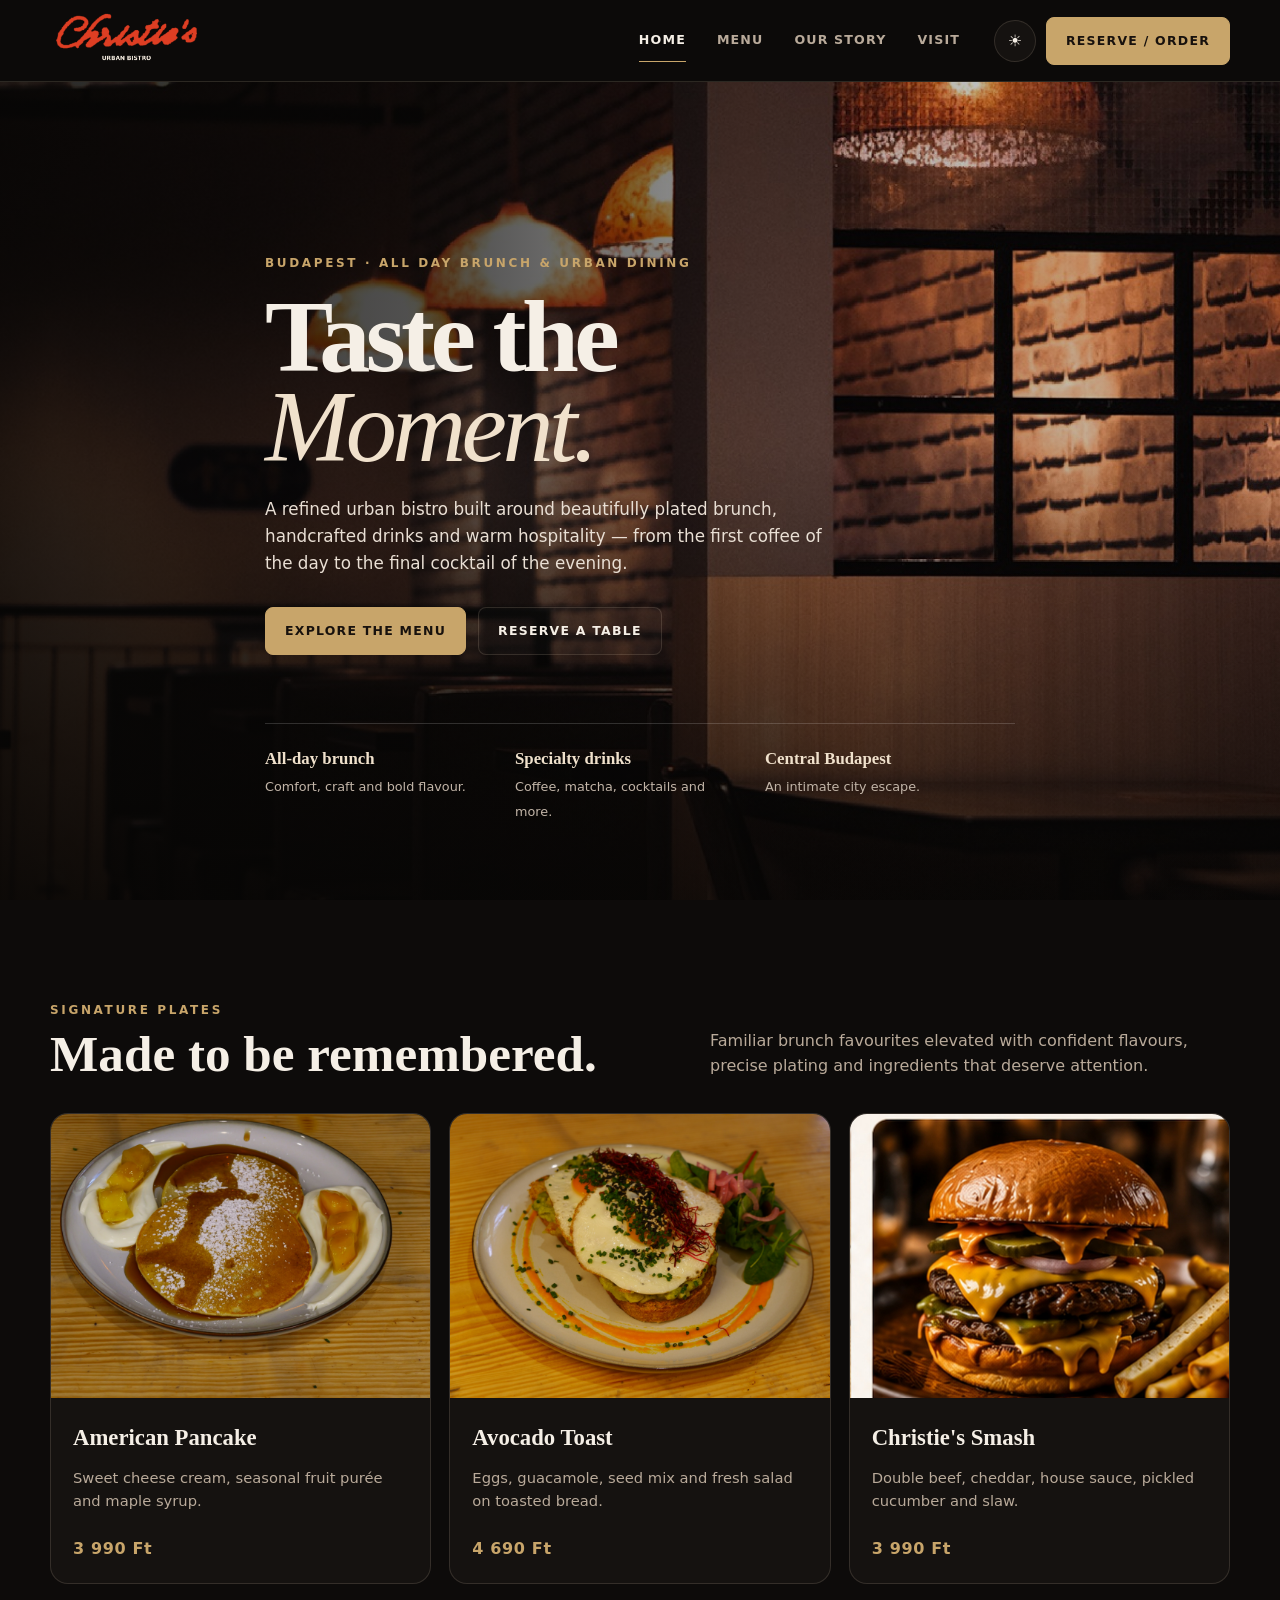
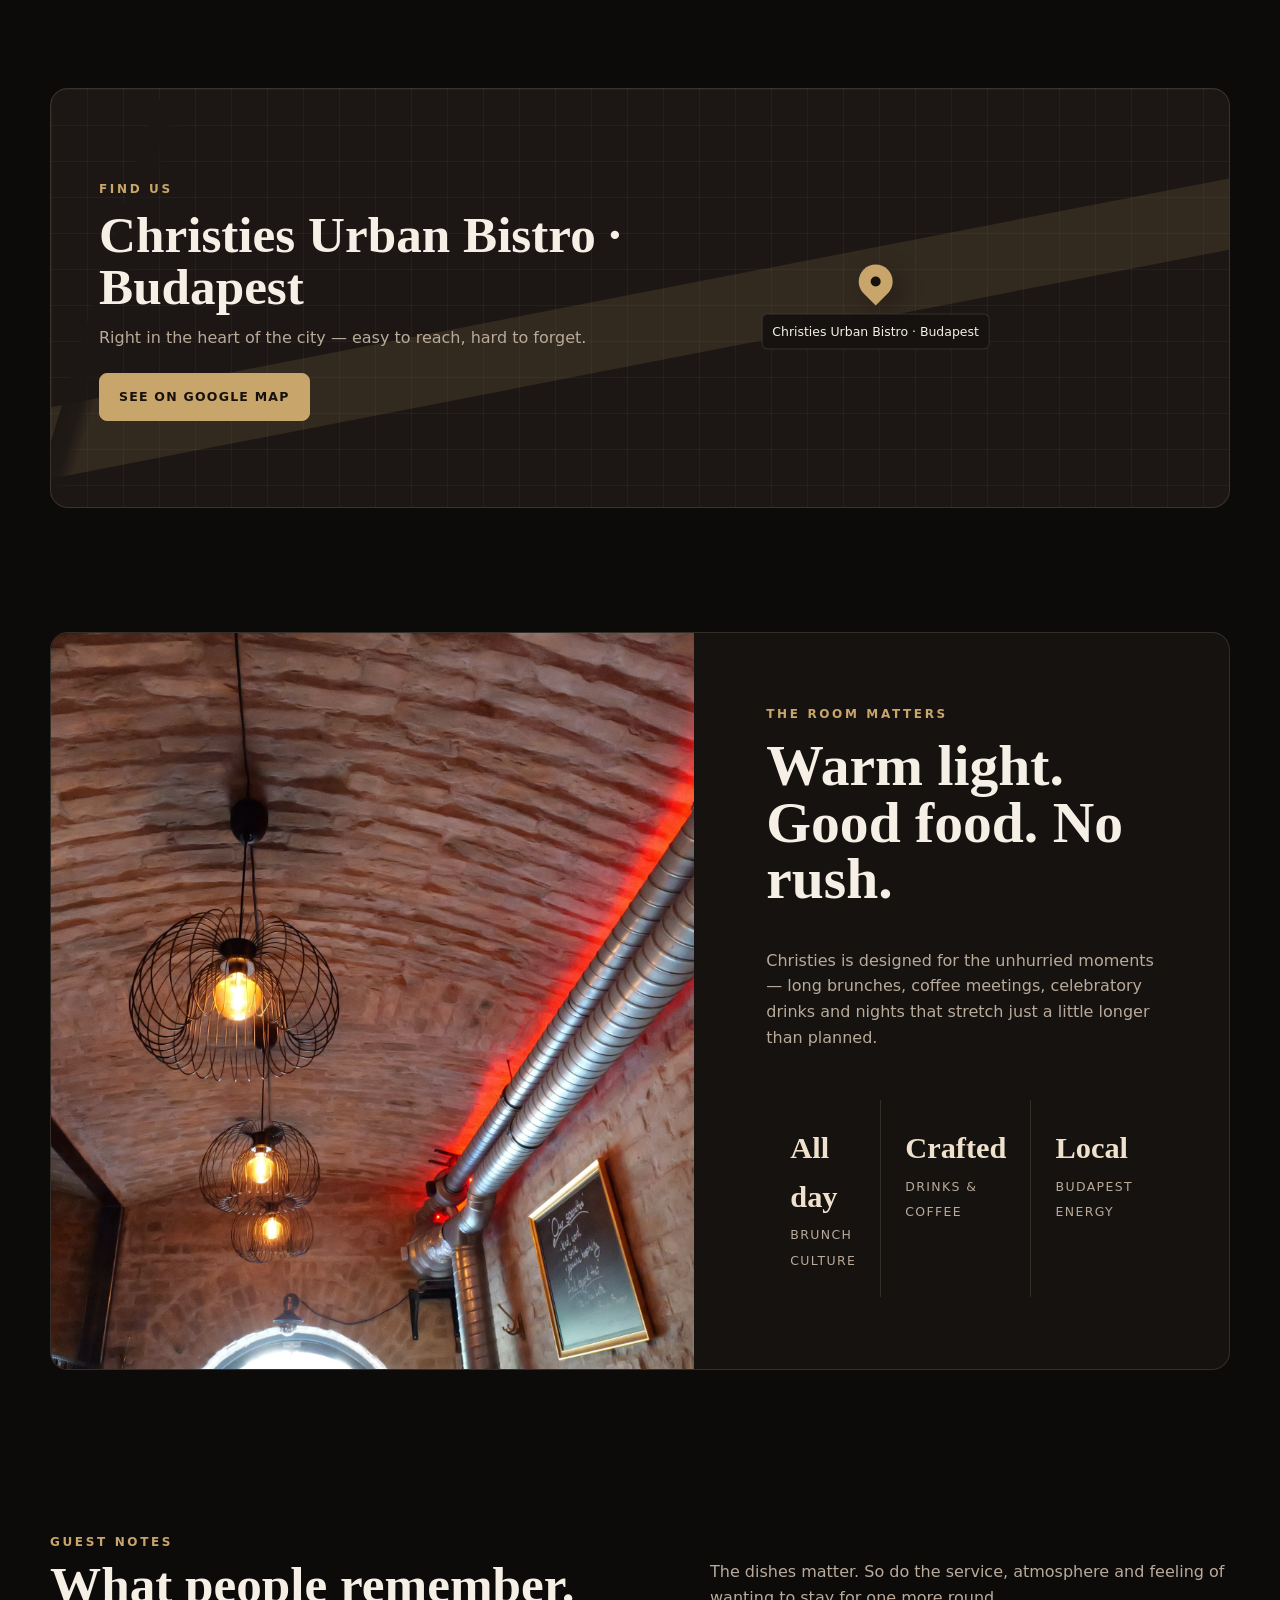
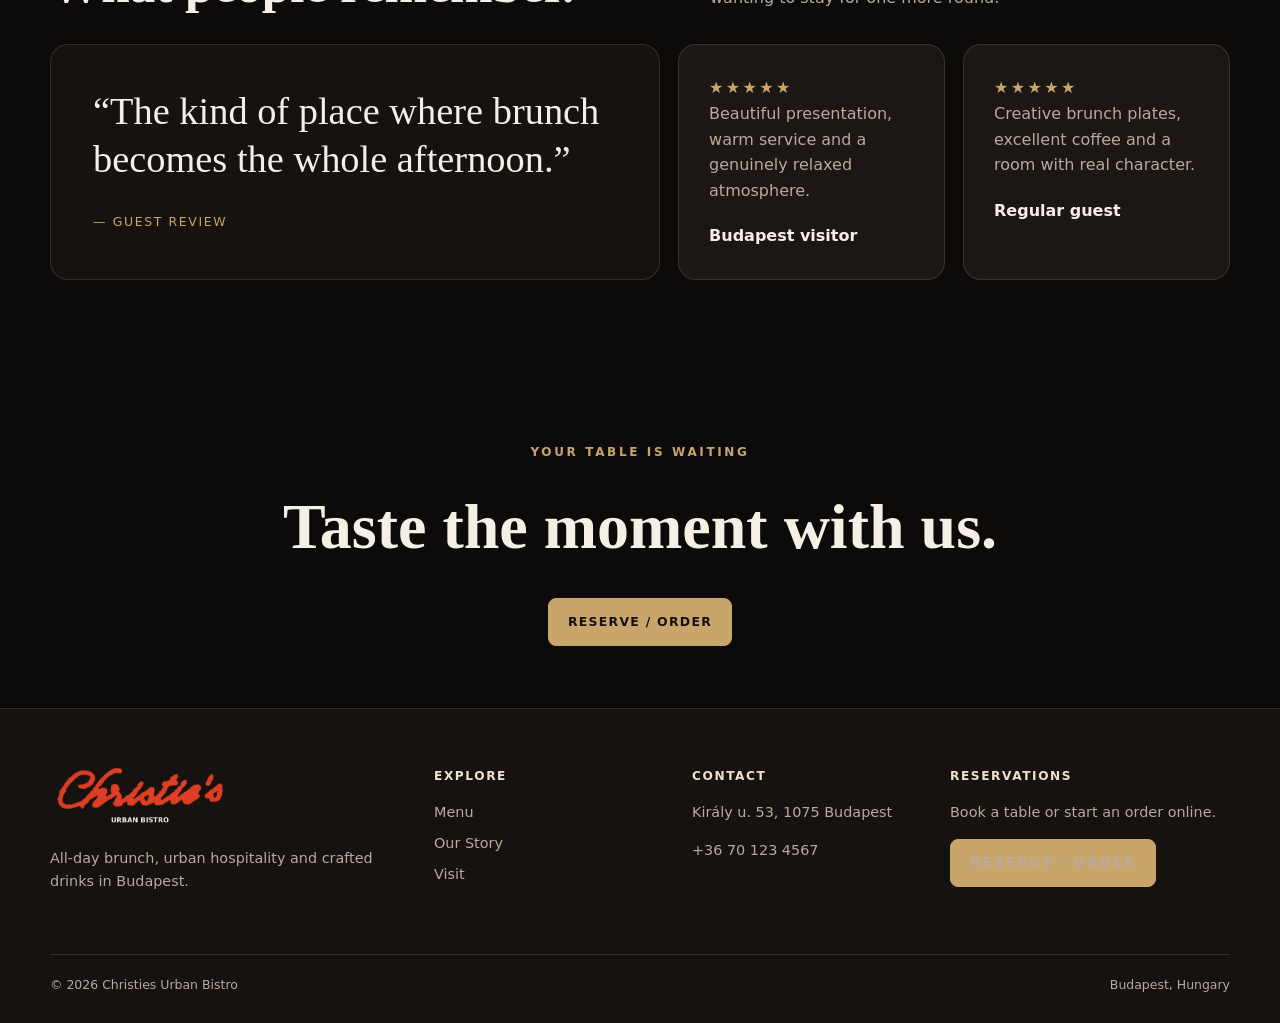
<file: index.html>
<!doctype html><html lang="en" data-theme="dark"><head><meta charset="utf-8"><meta name="viewport" content="width=device-width,initial-scale=1"><title>Christies Urban Bistro — Budapest</title><meta name="description" content="Christies Urban Bistro — all-day brunch, cocktails and urban hospitality in Budapest."><link rel="stylesheet" href="style.css"></head><body>
<header class="site-header"><div class="container header-inner"><a class="brand" href="index.html"><img src="logo.svg" alt="Christies Urban Bistro"></a><nav class="nav"><a class="active" href="index.html">Home</a><a href="menu.html">Menu</a><a href="story.html">Our Story</a><a href="visit.html">Visit</a></nav><div class="header-actions"><button class="theme-toggle" data-theme-toggle aria-label="Switch theme">☀</button><a class="btn btn-primary reserve-nav" href="reserve.html">Reserve / Order</a><button class="menu-toggle" data-menu-toggle aria-label="Open menu">☰</button></div></div></header>
<main>
<section class="hero"><div class="hero-bg"><img src="hero-interior.jpg" alt="Warm amber-lit interior of Christies Urban Bistro"></div><div class="container hero-content"><span class="eyebrow">Budapest · All Day Brunch & Urban Dining</span><h1 class="display">Taste the <em>Moment.</em></h1><p class="hero-copy">A refined urban bistro built around beautifully plated brunch, handcrafted drinks and warm hospitality — from the first coffee of the day to the final cocktail of the evening.</p><div class="hero-actions"><a class="btn btn-primary" href="menu.html">Explore the menu</a><a class="btn btn-ghost" href="reserve.html">Reserve a table</a></div><div class="hero-meta"><div><strong>All-day brunch</strong><span>Comfort, craft and bold flavour.</span></div><div><strong>Specialty drinks</strong><span>Coffee, matcha, cocktails and more.</span></div><div><strong>Central Budapest</strong><span>An intimate city escape.</span></div></div></div></section>
<section class="section"><div class="container"><div class="section-heading"><div><span class="eyebrow">Signature plates</span><h2>Made to be remembered.</h2></div><p>Familiar brunch favourites elevated with confident flavours, precise plating and ingredients that deserve attention.</p></div><div class="signature-grid"><article class="dish-card"><div class="dish-image"><img src="pancakes.jpg" alt="American pancakes"></div><div class="dish-body"><h3>American Pancake</h3><p>Sweet cheese cream, seasonal fruit purée and maple syrup.</p><span class="price">3 990 Ft</span></div></article><article class="dish-card"><div class="dish-image"><img src="avocado-toast.jpg" alt="Avocado toast"></div><div class="dish-body"><h3>Avocado Toast</h3><p>Eggs, guacamole, seed mix and fresh salad on toasted bread.</p><span class="price">4 690 Ft</span></div></article><article class="dish-card"><div class="dish-image"><img src="smash-burger-premium.jpg" alt="Smash burger"></div><div class="dish-body"><h3>Christie's Smash</h3><p>Double beef, cheddar, house sauce, pickled cucumber and slaw.</p><span class="price">3 990 Ft</span></div></article></div></div></section>
<section class="section-sm home-location"><div class="container"><div class="map-card map-card-feature"><div class="map-copy"><span class="eyebrow">Find us</span><h2>Christies Urban Bistro · Budapest</h2><p>Right in the heart of the city — easy to reach, hard to forget.</p><a class="btn btn-map" href="https://www.google.com/maps/search/?api=1&query=Kir%C3%A1ly+u.+53,+1075+Budapest,+Hungary" target="_blank" rel="noopener">See on Google Map</a></div><div class="map-pin"><div class="pin-dot"></div><span>Christies Urban Bistro · Budapest</span></div></div></div></section>
<section class="section-sm"><div class="container atmosphere"><div class="atmosphere-media"><img src="interior-bar.jpg" alt="Interior atmosphere"></div><div class="atmosphere-copy"><span class="eyebrow">The room matters</span><h2>Warm light. Good food. No rush.</h2><p>Christies is designed for the unhurried moments — long brunches, coffee meetings, celebratory drinks and nights that stretch just a little longer than planned.</p><div class="facts"><div class="fact"><strong>All day</strong><span>Brunch culture</span></div><div class="fact"><strong>Crafted</strong><span>Drinks & coffee</span></div><div class="fact"><strong>Local</strong><span>Budapest energy</span></div></div></div></div></section>
<section class="section"><div class="container"><div class="section-heading"><div><span class="eyebrow">Guest notes</span><h2>What people remember.</h2></div><p>The dishes matter. So do the service, atmosphere and feeling of wanting to stay for one more round.</p></div><div class="testimonial-grid"><div class="quote-card"><blockquote>“The kind of place where brunch becomes the whole afternoon.”</blockquote><cite>— Guest review</cite></div><div class="mini-quotes"><div class="mini-quote"><div class="stars">★★★★★</div><p>Beautiful presentation, warm service and a genuinely relaxed atmosphere.</p><strong>Budapest visitor</strong></div><div class="mini-quote"><div class="stars">★★★★★</div><p>Creative brunch plates, excellent coffee and a room with real character.</p><strong>Regular guest</strong></div></div></div></div></section>
<section class="section-sm"><div class="container" style="text-align:center"><span class="eyebrow">Your table is waiting</span><h2 style="font-size:clamp(2.5rem,5vw,4.8rem);margin:12px 0 20px">Taste the moment with us.</h2><a class="btn btn-primary" href="reserve.html">Reserve / Order</a></div></section>
</main>
<footer class="footer"><div class="container footer-grid"><div><img class="footer-logo" src="logo.svg" alt="Christies Urban Bistro"><p>All-day brunch, urban hospitality and crafted drinks in Budapest.</p></div><div><h4>Explore</h4><div class="footer-links"><a href="menu.html">Menu</a><a href="story.html">Our Story</a><a href="visit.html">Visit</a></div></div><div><h4>Contact</h4><p>Király u. 53, 1075 Budapest</p><p>+36 70 123 4567</p></div><div><h4>Reservations</h4><p>Book a table or start an order online.</p><a class="btn btn-primary" href="reserve.html">Reserve / Order</a></div><div class="footer-bottom"><span>© 2026 Christies Urban Bistro</span><span>Budapest, Hungary</span></div></div></footer><script src="script.js"></script></body></html>
</file>
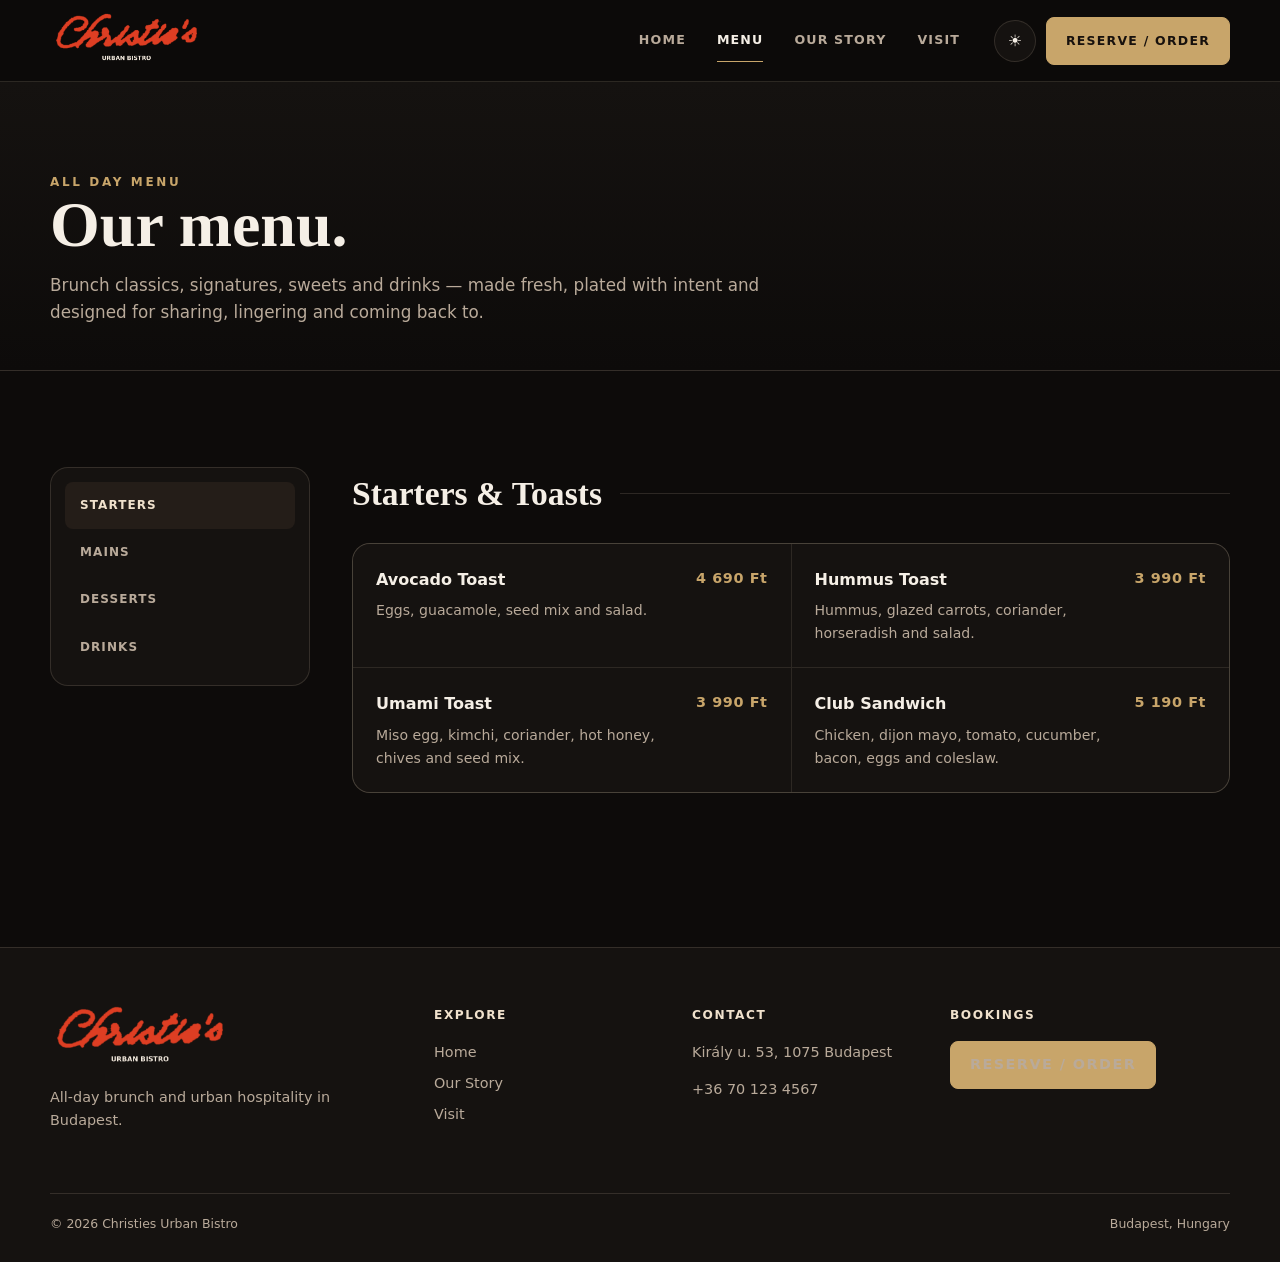
<file: menu.html>
<!doctype html><html lang="en" data-theme="dark"><head><meta charset="utf-8"><meta name="viewport" content="width=device-width,initial-scale=1"><title>Menu — Christies Urban Bistro</title><link rel="stylesheet" href="style.css"></head><body>
<header class="site-header"><div class="container header-inner"><a class="brand" href="index.html"><img src="logo.svg" alt="Christies Urban Bistro"></a><nav class="nav"><a href="index.html">Home</a><a class="active" href="menu.html">Menu</a><a href="story.html">Our Story</a><a href="visit.html">Visit</a></nav><div class="header-actions"><button class="theme-toggle" data-theme-toggle>☀</button><a class="btn btn-primary reserve-nav" href="reserve.html">Reserve / Order</a><button class="menu-toggle" data-menu-toggle>☰</button></div></div></header>
<main><section class="page-hero"><div class="container"><span class="eyebrow">All day menu</span><h1 class="page-title">Our menu.</h1><p class="lede">Brunch classics, signatures, sweets and drinks — made fresh, plated with intent and designed for sharing, lingering and coming back to.</p></div></section>
<section class="section"><div class="container menu-layout"><aside class="menu-side"><button class="active" data-menu-filter="starters">Starters</button><button data-menu-filter="mains">Mains</button><button data-menu-filter="desserts">Desserts</button><button data-menu-filter="drinks">Drinks</button></aside><div>
<div class="menu-panel active" id="starters"><div class="menu-section"><div class="menu-section-title"><h2>Starters & Toasts</h2></div><div class="menu-items"><article class="menu-item"><div><h3>Avocado Toast</h3><p>Eggs, guacamole, seed mix and salad.</p></div><span class="price">4 690 Ft</span></article><article class="menu-item"><div><h3>Hummus Toast</h3><p>Hummus, glazed carrots, coriander, horseradish and salad.</p></div><span class="price">3 990 Ft</span></article><article class="menu-item"><div><h3>Umami Toast</h3><p>Miso egg, kimchi, coriander, hot honey, chives and seed mix.</p></div><span class="price">3 990 Ft</span></article><article class="menu-item"><div><h3>Club Sandwich</h3><p>Chicken, dijon mayo, tomato, cucumber, bacon, eggs and coleslaw.</p></div><span class="price">5 190 Ft</span></article></div></div></div>
<div class="menu-panel" id="mains"><div class="menu-section"><div class="menu-section-title"><h2>Mains & Brunch</h2></div><div class="menu-items"><article class="menu-item"><div><h3>Christie's Benedict</h3><p>Poached eggs, hollandaise, caviar and salad.</p></div><span class="price">5 590 Ft</span></article><article class="menu-item"><div><h3>Hungarian Benedict</h3><p>Poached eggs, hollandaise, Hungarian sausage and salad.</p></div><span class="price">4 890 Ft</span></article><article class="menu-item"><div><h3>English Breakfast</h3><p>Eggs, bacon, sausage, kimchi beans, mushroom, tomato and sourdough.</p></div><span class="price">4 990 Ft</span></article><article class="menu-item"><div><h3>American Breakfast</h3><p>Eggs, American pancake, bacon, butter and maple syrup.</p></div><span class="price">4 990 Ft</span></article><article class="menu-item"><div><h3>Truffle Smash</h3><p>Double beef, cheddar, truffle mayo, pickled cucumber, nachos and coleslaw.</p></div><span class="price">4 590 Ft</span></article><article class="menu-item"><div><h3>Smash Benedict</h3><p>Double beef, poached egg, hollandaise, cheddar and house sauce.</p></div><span class="price">4 490 Ft</span></article></div></div></div>
<div class="menu-panel" id="desserts"><div class="menu-section"><div class="menu-section-title"><h2>Sweets</h2></div><div class="menu-items"><article class="menu-item"><div><h3>American Pancake</h3><p>Sweet cheese cream, seasonal fruit purée and maple syrup.</p></div><span class="price">3 990 Ft</span></article><article class="menu-item"><div><h3>Sweet French Toast</h3><p>French brioche, seasonal fruit purée and whipped cream.</p></div><span class="price">3 990 Ft</span></article><article class="menu-item"><div><h3>Heaven Waffle</h3><p>Waffle, seasonal fruit purée, peanut butter, maple syrup and cream.</p></div><span class="price">4 190 Ft</span></article></div></div></div>
<div class="menu-panel" id="drinks"><div class="menu-section"><div class="menu-section-title"><h2>Coffee & Drinks</h2></div><div class="menu-items"><article class="menu-item"><div><h3>Cappuccino</h3><p>Double espresso with textured milk.</p></div><span class="price">1 490 Ft</span></article><article class="menu-item"><div><h3>Flat White</h3><p>Rich espresso and silky milk.</p></div><span class="price">1 690 Ft</span></article><article class="menu-item"><div><h3>Dirty Chai</h3><p>Spiced chai with espresso.</p></div><span class="price">2 490 Ft</span></article><article class="menu-item"><div><h3>Strawberry Matcha</h3><p>Strawberry, almond milk, lime and matcha.</p></div><span class="price">2 690 Ft</span></article><article class="menu-item"><div><h3>Christie's Lemonade</h3><p>Orange, elderflower and soda.</p></div><span class="price">2 690 Ft</span></article><article class="menu-item"><div><h3>Homemade Kombucha</h3><p>House-fermented seasonal kombucha.</p></div><span class="price">1 890 Ft</span></article></div></div></div>
</div></div></section></main>
<footer class="footer"><div class="container footer-grid"><div><img class="footer-logo" src="logo.svg" alt="Christies"><p>All-day brunch and urban hospitality in Budapest.</p></div><div><h4>Explore</h4><div class="footer-links"><a href="index.html">Home</a><a href="story.html">Our Story</a><a href="visit.html">Visit</a></div></div><div><h4>Contact</h4><p>Király u. 53, 1075 Budapest</p><p>+36 70 123 4567</p></div><div><h4>Bookings</h4><a class="btn btn-primary" href="reserve.html">Reserve / Order</a></div><div class="footer-bottom"><span>© 2026 Christies Urban Bistro</span><span>Budapest, Hungary</span></div></div></footer><script src="script.js"></script></body></html>
</file>
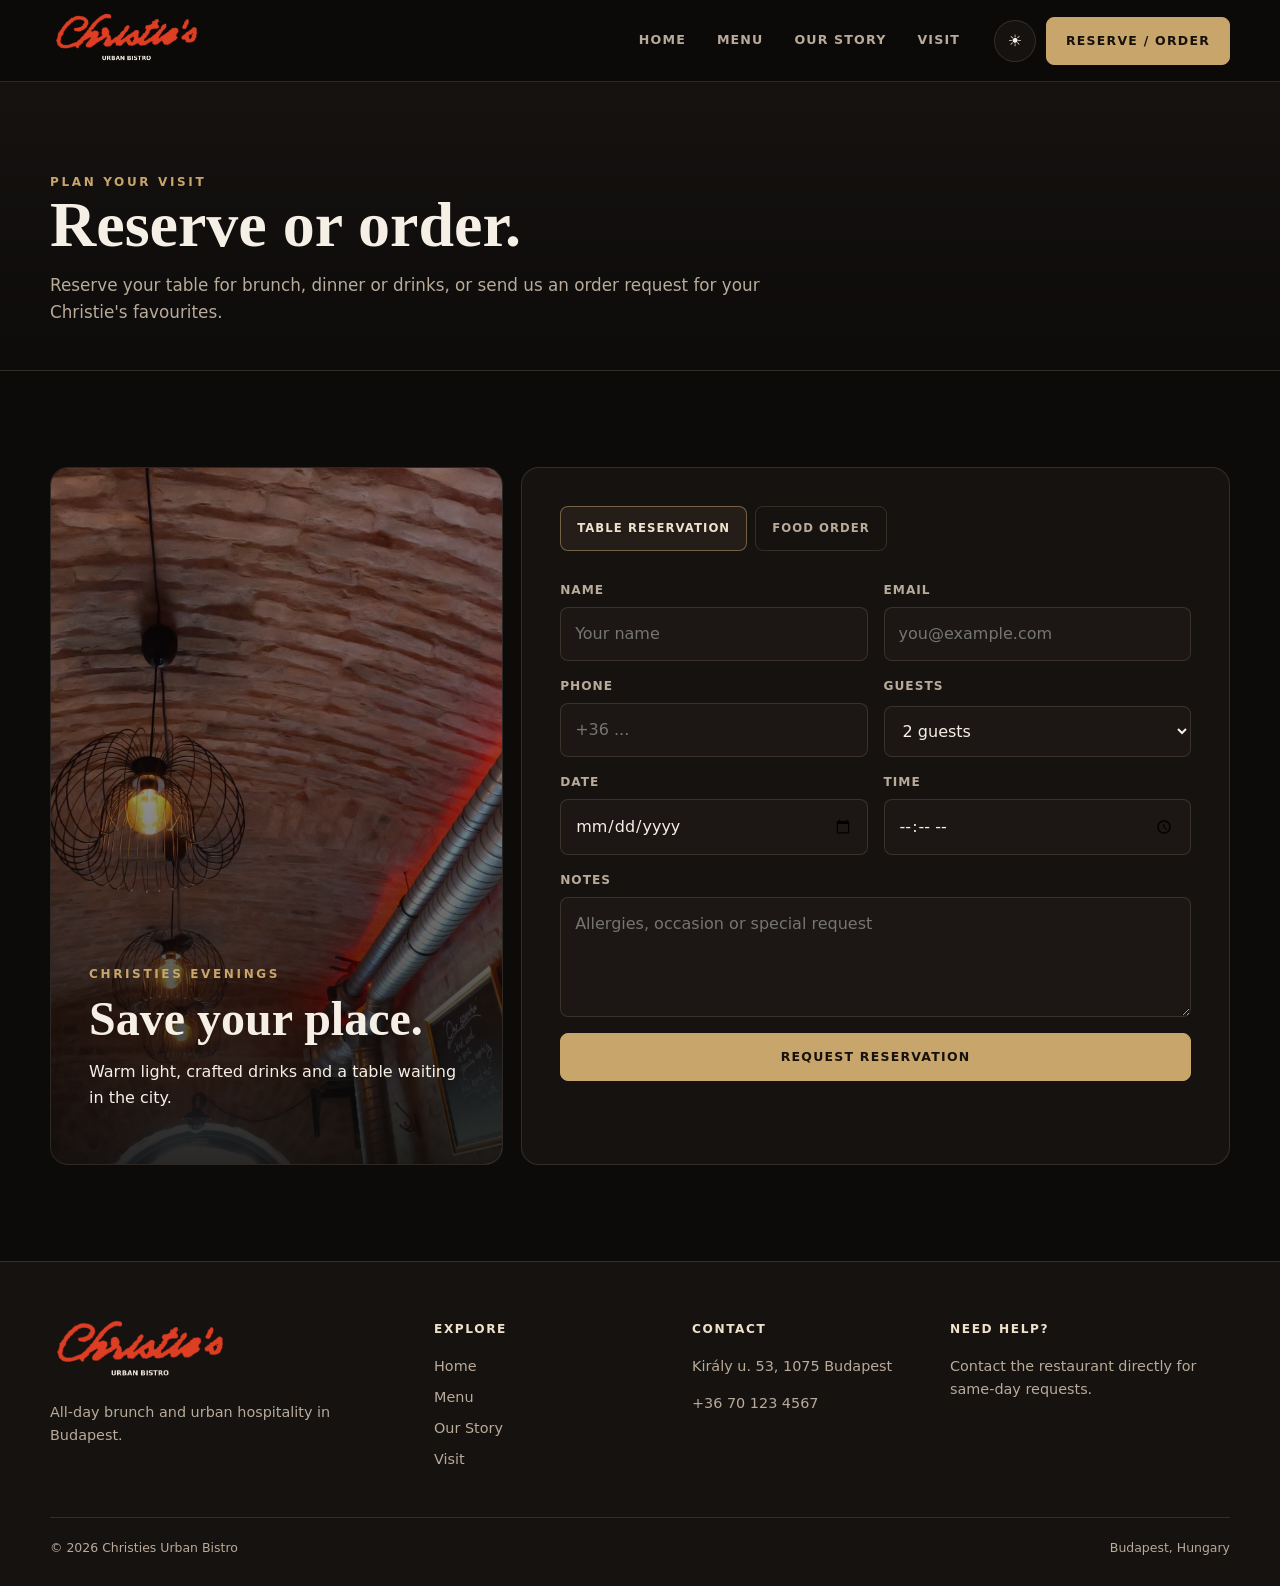
<file: reserve.html>
<!doctype html><html lang="en" data-theme="dark"><head><meta charset="utf-8"><meta name="viewport" content="width=device-width,initial-scale=1"><title>Reserve / Order — Christies Urban Bistro</title><link rel="stylesheet" href="style.css"></head><body>
<header class="site-header"><div class="container header-inner"><a class="brand" href="index.html"><img src="logo.svg" alt="Christies Urban Bistro"></a><nav class="nav"><a href="index.html">Home</a><a href="menu.html">Menu</a><a href="story.html">Our Story</a><a href="visit.html">Visit</a></nav><div class="header-actions"><button class="theme-toggle" data-theme-toggle>☀</button><a class="btn btn-primary reserve-nav" href="reserve.html">Reserve / Order</a><button class="menu-toggle" data-menu-toggle>☰</button></div></div></header>
<main><section class="page-hero"><div class="container"><span class="eyebrow">Plan your visit</span><h1 class="page-title">Reserve or order.</h1><p class="lede">Reserve your table for brunch, dinner or drinks, or send us an order request for your Christie's favourites.</p></div></section>
<section class="section"><div class="container reserve-shell"><aside class="reserve-aside"><img src="interior-bar.jpg" alt="Christies restaurant atmosphere"><div class="reserve-aside-copy"><span class="eyebrow">Christies evenings</span><h2>Save your place.</h2><p>Warm light, crafted drinks and a table waiting in the city.</p></div></aside><div class="reserve-panel"><div class="form-tabs"><button class="active" data-form-tab="reservation">Table reservation</button><button data-form-tab="order">Food order</button></div>
<div class="form-view active" id="reservation"><form data-demo-form><div class="form-grid"><div class="field"><label>Name</label><input required type="text" placeholder="Your name"></div><div class="field"><label>Email</label><input required type="email" placeholder="you@example.com"></div><div class="field"><label>Phone</label><input required type="tel" placeholder="+36 ..."></div><div class="field"><label>Guests</label><select><option>2 guests</option><option>1 guest</option><option>3 guests</option><option>4 guests</option><option>5+ guests</option></select></div><div class="field"><label>Date</label><input required type="date"></div><div class="field"><label>Time</label><input required type="time"></div><div class="field full"><label>Notes</label><textarea placeholder="Allergies, occasion or special request"></textarea></div><div class="field full"><button class="btn btn-primary" type="submit">Request reservation</button><div class="form-status"></div></div></div></form></div>
<div class="form-view" id="order"><form data-demo-form><div class="form-grid"><div class="field"><label>Name</label><input required type="text" placeholder="Your name"></div><div class="field"><label>Phone</label><input required type="tel" placeholder="+36 ..."></div><div class="field full"><label>Choose items</label><div class="order-grid"><label class="order-option"><input type="checkbox"> American Pancake</label><label class="order-option"><input type="checkbox"> Avocado Toast</label><label class="order-option"><input type="checkbox"> Christie's Smash</label><label class="order-option"><input type="checkbox"> Strawberry Matcha</label></div></div><div class="field full"><label>Order notes</label><textarea placeholder="Quantities, dietary notes, pickup preference"></textarea></div><div class="field full"><button class="btn btn-primary" type="submit">Send order request</button><div class="form-status"></div></div></div></form></div>
</div></div></section></main>
<footer class="footer"><div class="container footer-grid"><div><img class="footer-logo" src="logo.svg" alt="Christies"><p>All-day brunch and urban hospitality in Budapest.</p></div><div><h4>Explore</h4><div class="footer-links"><a href="index.html">Home</a><a href="menu.html">Menu</a><a href="story.html">Our Story</a><a href="visit.html">Visit</a></div></div><div><h4>Contact</h4><p>Király u. 53, 1075 Budapest</p><p>+36 70 123 4567</p></div><div><h4>Need help?</h4><p>Contact the restaurant directly for same-day requests.</p></div><div class="footer-bottom"><span>© 2026 Christies Urban Bistro</span><span>Budapest, Hungary</span></div></div></footer><script src="script.js"></script></body></html>
</file>
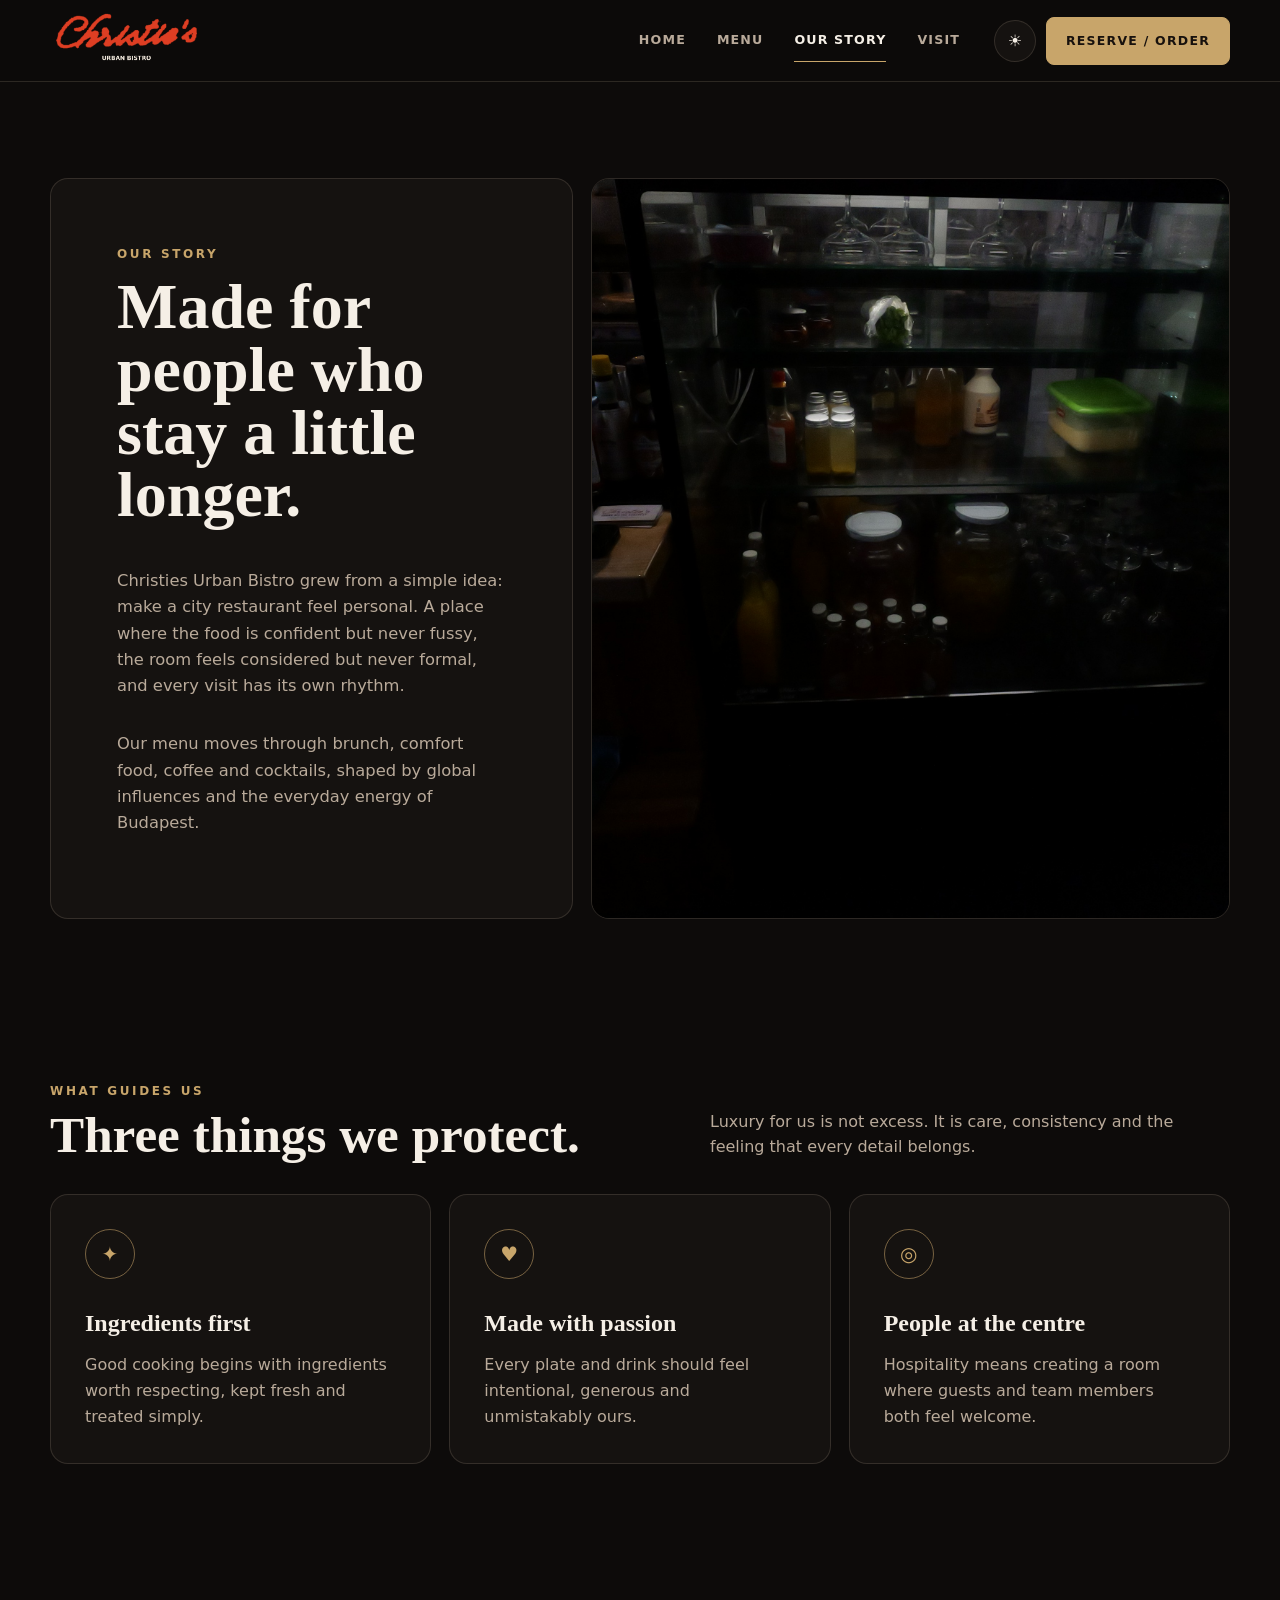
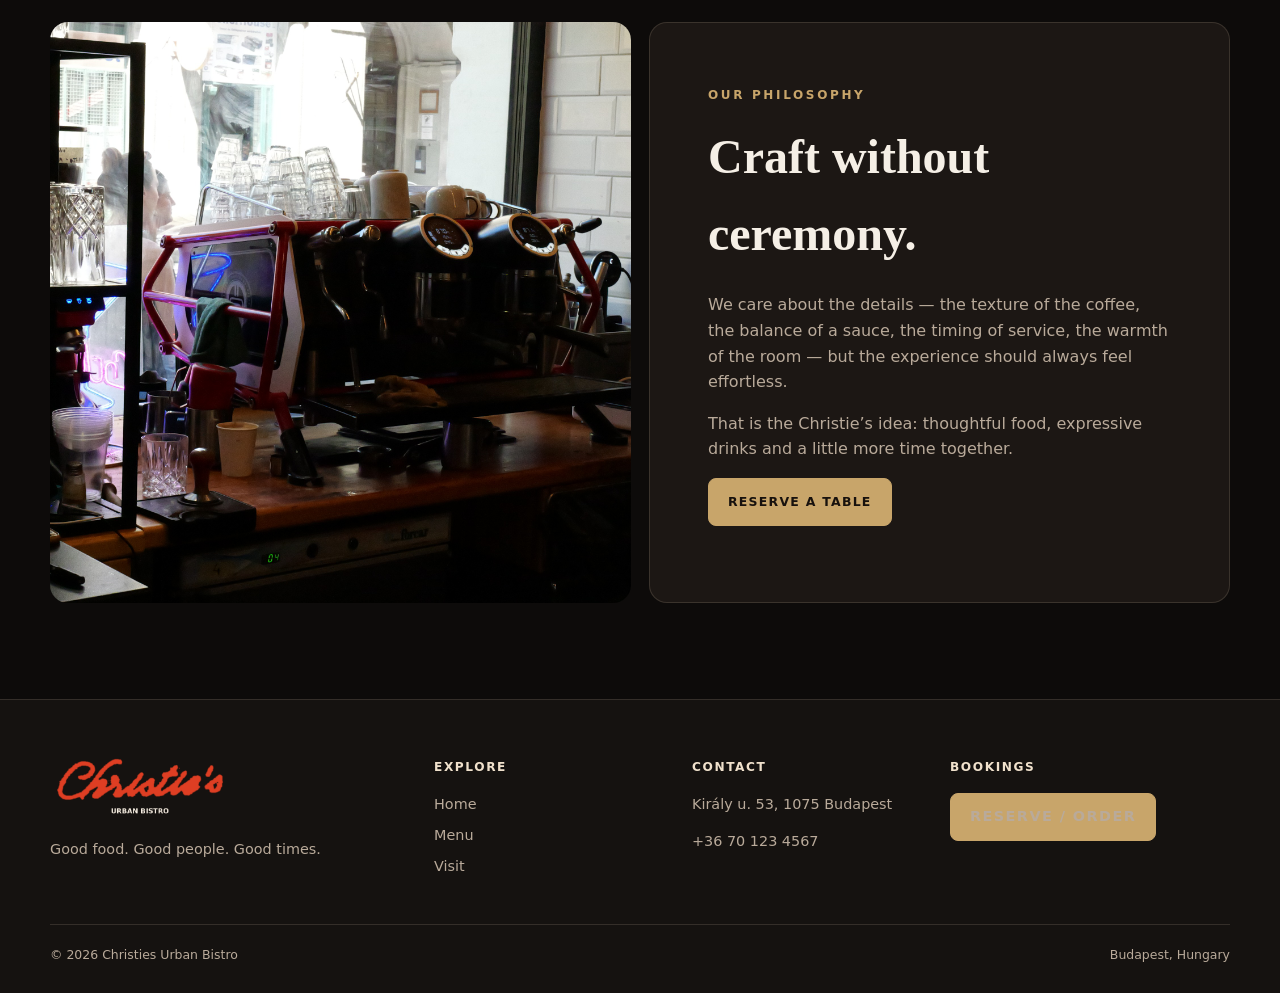
<file: story.html>
<!doctype html><html lang="en" data-theme="dark"><head><meta charset="utf-8"><meta name="viewport" content="width=device-width,initial-scale=1"><title>Our Story — Christies Urban Bistro</title><link rel="stylesheet" href="style.css"></head><body>
<header class="site-header"><div class="container header-inner"><a class="brand" href="index.html"><img src="logo.svg" alt="Christies Urban Bistro"></a><nav class="nav"><a href="index.html">Home</a><a href="menu.html">Menu</a><a class="active" href="story.html">Our Story</a><a href="visit.html">Visit</a></nav><div class="header-actions"><button class="theme-toggle" data-theme-toggle>☀</button><a class="btn btn-primary reserve-nav" href="reserve.html">Reserve / Order</a><button class="menu-toggle" data-menu-toggle>☰</button></div></div></header>
<main><section class="section"><div class="container story-intro"><div class="story-copy"><span class="eyebrow">Our story</span><h1>Made for people who stay a little longer.</h1><p>Christies Urban Bistro grew from a simple idea: make a city restaurant feel personal. A place where the food is confident but never fussy, the room feels considered but never formal, and every visit has its own rhythm.</p><p>Our menu moves through brunch, comfort food, coffee and cocktails, shaped by global influences and the everyday energy of Budapest.</p></div><div class="story-image"><img src="interior-arched.jpg" alt="Christies Urban Bistro interior"></div></div></section>
<section class="section-sm"><div class="container"><div class="section-heading"><div><span class="eyebrow">What guides us</span><h2>Three things we protect.</h2></div><p>Luxury for us is not excess. It is care, consistency and the feeling that every detail belongs.</p></div><div class="values-grid"><article class="value-card"><div class="value-icon">✦</div><h3>Ingredients first</h3><p>Good cooking begins with ingredients worth respecting, kept fresh and treated simply.</p></article><article class="value-card"><div class="value-icon">♥</div><h3>Made with passion</h3><p>Every plate and drink should feel intentional, generous and unmistakably ours.</p></article><article class="value-card"><div class="value-icon">◎</div><h3>People at the centre</h3><p>Hospitality means creating a room where guests and team members both feel welcome.</p></article></div></div></section>
<section class="section"><div class="container philosophy"><div><img src="coffee-machine.jpg" alt="Coffee craft at Christies"></div><div class="copy"><span class="eyebrow">Our philosophy</span><h2>Craft without ceremony.</h2><p>We care about the details — the texture of the coffee, the balance of a sauce, the timing of service, the warmth of the room — but the experience should always feel effortless.</p><p>That is the Christie’s idea: thoughtful food, expressive drinks and a little more time together.</p><a class="btn btn-primary" href="reserve.html">Reserve a table</a></div></div></section></main>
<footer class="footer"><div class="container footer-grid"><div><img class="footer-logo" src="logo.svg" alt="Christies"><p>Good food. Good people. Good times.</p></div><div><h4>Explore</h4><div class="footer-links"><a href="index.html">Home</a><a href="menu.html">Menu</a><a href="visit.html">Visit</a></div></div><div><h4>Contact</h4><p>Király u. 53, 1075 Budapest</p><p>+36 70 123 4567</p></div><div><h4>Bookings</h4><a class="btn btn-primary" href="reserve.html">Reserve / Order</a></div><div class="footer-bottom"><span>© 2026 Christies Urban Bistro</span><span>Budapest, Hungary</span></div></div></footer><script src="script.js"></script></body></html>
</file>
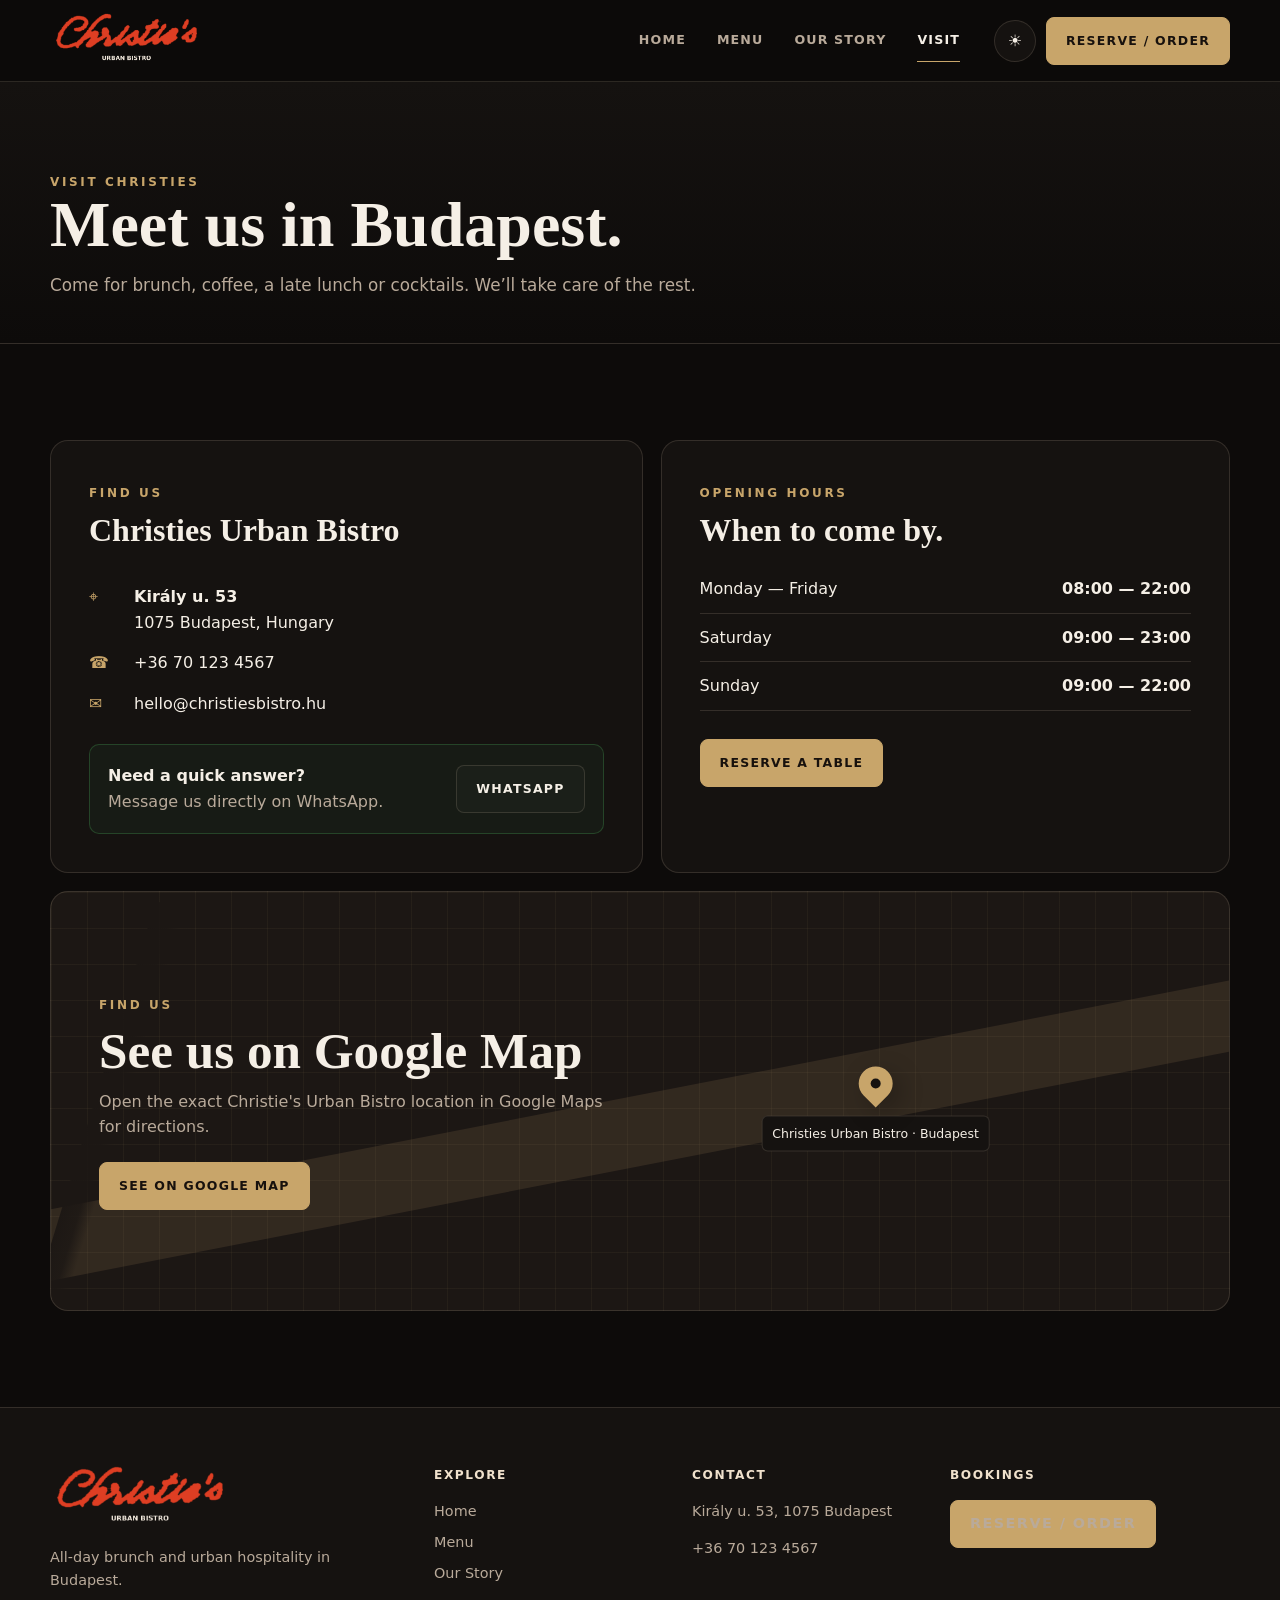
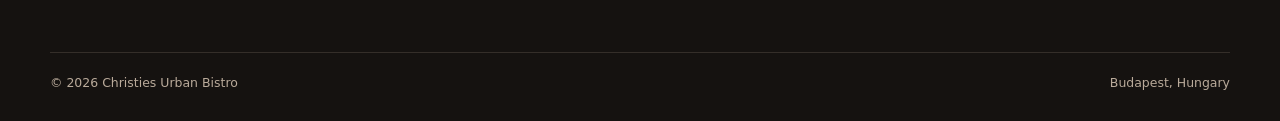
<file: visit.html>
<!doctype html><html lang="en" data-theme="dark"><head><meta charset="utf-8"><meta name="viewport" content="width=device-width,initial-scale=1"><title>Visit — Christies Urban Bistro</title><link rel="stylesheet" href="style.css"></head><body>
<header class="site-header"><div class="container header-inner"><a class="brand" href="index.html"><img src="logo.svg" alt="Christies Urban Bistro"></a><nav class="nav"><a href="index.html">Home</a><a href="menu.html">Menu</a><a href="story.html">Our Story</a><a class="active" href="visit.html">Visit</a></nav><div class="header-actions"><button class="theme-toggle" data-theme-toggle>☀</button><a class="btn btn-primary reserve-nav" href="reserve.html">Reserve / Order</a><button class="menu-toggle" data-menu-toggle>☰</button></div></div></header>
<main><section class="page-hero"><div class="container"><span class="eyebrow">Visit Christies</span><h1 class="page-title">Meet us in Budapest.</h1><p class="lede">Come for brunch, coffee, a late lunch or cocktails. We’ll take care of the rest.</p></div></section>
<section class="section"><div class="container visit-grid"><div class="visit-card"><span class="eyebrow">Find us</span><h2>Christies Urban Bistro</h2><div class="contact-list"><div class="contact-row"><span class="icon">⌖</span><div><strong>Király u. 53</strong><br>1075 Budapest, Hungary</div></div><div class="contact-row"><span class="icon">☎</span><div>+36 70 123 4567</div></div><div class="contact-row"><span class="icon">✉</span><div>hello@christiesbistro.hu</div></div></div><div class="whatsapp"><div><strong>Need a quick answer?</strong><br><span style="color:var(--muted)">Message us directly on WhatsApp.</span></div><a class="btn btn-ghost" href="https://wa.me/36701234567" target="_blank" rel="noopener">WhatsApp</a></div></div><div class="visit-card"><span class="eyebrow">Opening hours</span><h2>When to come by.</h2><div class="hours"><div><span>Monday — Friday</span><strong>08:00 — 22:00</strong></div><div><span>Saturday</span><strong>09:00 — 23:00</strong></div><div><span>Sunday</span><strong>09:00 — 22:00</strong></div></div><div style="margin-top:28px"><a class="btn btn-primary" href="reserve.html">Reserve a table</a></div></div></div><div class="container" style="margin-top:18px"><div class="map-card map-card-feature"><div class="map-copy"><span class="eyebrow">Find us</span><h2>See us on Google Map</h2><p>Open the exact Christie's Urban Bistro location in Google Maps for directions.</p><a class="btn btn-map" href="https://www.google.com/maps/search/?api=1&query=Kir%C3%A1ly+u.+53,+1075+Budapest,+Hungary" target="_blank" rel="noopener">See on Google Map</a></div><div class="map-pin"><div class="pin-dot"></div><span>Christies Urban Bistro · Budapest</span></div></div></div></section></main>
<footer class="footer"><div class="container footer-grid"><div><img class="footer-logo" src="logo.svg" alt="Christies"><p>All-day brunch and urban hospitality in Budapest.</p></div><div><h4>Explore</h4><div class="footer-links"><a href="index.html">Home</a><a href="menu.html">Menu</a><a href="story.html">Our Story</a></div></div><div><h4>Contact</h4><p>Király u. 53, 1075 Budapest</p><p>+36 70 123 4567</p></div><div><h4>Bookings</h4><a class="btn btn-primary" href="reserve.html">Reserve / Order</a></div><div class="footer-bottom"><span>© 2026 Christies Urban Bistro</span><span>Budapest, Hungary</span></div></div></footer><script src="script.js"></script></body></html>
</file>
<file: style.css>
:root{
  --bg:#0d0b0a;--surface:#151210;--surface-2:#1c1714;--surface-3:#241d18;
  --text:#f5efe6;--muted:#b9aa9a;--line:rgba(239,220,193,.14);
  --accent:#c8a56a;--accent-2:#9f7442;--warm:#6c4327;--cream:#f0e1cc;
  --danger:#b95238;--shadow:0 22px 70px rgba(0,0,0,.32);--radius:18px;--radius-sm:10px;
  --container:min(1180px,calc(100% - 40px));--header:82px;
}
html[data-theme="light"]{
  --bg:#f6efe5;--surface:#fffaf3;--surface-2:#f0e5d7;--surface-3:#e8d8c4;
  --text:#241a15;--muted:#6d5d51;--line:rgba(65,42,28,.13);
  --accent:#9b6d33;--accent-2:#6f4a28;--warm:#8b5b36;--cream:#fff8ef;
  --shadow:0 22px 70px rgba(92,58,33,.14)
}
*{box-sizing:border-box}html{scroll-behavior:smooth}body{margin:0;background:var(--bg);color:var(--text);font-family:Inter,ui-sans-serif,system-ui,-apple-system,BlinkMacSystemFont,"Segoe UI",sans-serif;line-height:1.6;transition:background-color .35s ease,color .35s ease}img{display:block;max-width:100%}a{color:inherit;text-decoration:none}button,input,select,textarea{font:inherit}.container{width:var(--container);margin-inline:auto}.section{padding:96px 0}.section-sm{padding:62px 0}.eyebrow{font-size:.75rem;letter-spacing:.22em;text-transform:uppercase;color:var(--accent);font-weight:800}.display,.page-title,h1,h2,h3{font-family:Georgia,"Times New Roman",serif}.display{font-size:clamp(3.5rem,8vw,7.6rem);line-height:.88;letter-spacing:-.045em;margin:18px 0 24px}.display em{display:block;color:var(--cream);font-weight:400}.page-title{font-size:clamp(2.5rem,5vw,5rem);line-height:.98;margin:0 0 16px}.lede{max-width:720px;color:var(--muted);font-size:1.05rem}.section-heading{display:flex;align-items:end;justify-content:space-between;gap:28px;margin-bottom:34px}.section-heading h2{font-size:clamp(2rem,4vw,3.4rem);line-height:1;margin:6px 0 0}.section-heading p{max-width:520px;color:var(--muted);margin:0}.btn{display:inline-flex;align-items:center;justify-content:center;gap:9px;min-height:48px;padding:0 19px;border:1px solid var(--line);border-radius:8px;font-size:.78rem;letter-spacing:.1em;text-transform:uppercase;font-weight:800;cursor:pointer;transition:transform .2s ease,background .25s ease,border-color .25s ease,color .25s ease}.btn:hover{transform:translateY(-2px)}.btn-primary{background:var(--accent);border-color:var(--accent);color:#17110d}.btn-primary:hover{background:#d4b57e}.btn-ghost{background:rgba(255,255,255,.02);color:var(--text)}.btn-ghost:hover{border-color:var(--accent);color:var(--cream)}
.site-header{height:var(--header);position:sticky;top:0;z-index:50;background:color-mix(in srgb,var(--bg) 88%,transparent);backdrop-filter:blur(18px);border-bottom:1px solid var(--line)}.header-inner{height:100%;display:flex;align-items:center;gap:34px}.brand{width:180px;flex:0 0 180px}.brand img{width:100%;height:56px;object-fit:contain;object-position:left center}.nav{margin-left:auto;display:flex;align-items:center;gap:31px}.nav a{position:relative;font-size:.79rem;text-transform:uppercase;letter-spacing:.09em;color:var(--muted);font-weight:700}.nav a:hover,.nav a.active{color:var(--text)}.nav a.active:after{content:"";position:absolute;left:0;right:0;bottom:-11px;height:1px;background:var(--accent)}.header-actions{display:flex;align-items:center;gap:10px}.theme-toggle,.menu-toggle{width:42px;height:42px;border-radius:50%;display:grid;place-items:center;border:1px solid var(--line);background:var(--surface);color:var(--text);cursor:pointer}.menu-toggle{display:none}.reserve-nav{white-space:nowrap}
.hero{min-height:calc(100svh - var(--header));position:relative;display:grid;align-items:end;overflow:hidden;background:#080706}.hero-bg{position:absolute;inset:0}.hero-bg img{width:100%;height:100%;object-fit:cover;object-position:center 48%}.hero-bg:after{content:"";position:absolute;inset:0;background:linear-gradient(90deg,rgba(7,6,5,.88) 0%,rgba(7,6,5,.67) 38%,rgba(7,6,5,.28) 68%,rgba(7,6,5,.2) 100%),linear-gradient(0deg,rgba(7,6,5,.78),transparent 55%)}.hero-content{position:relative;z-index:1;padding:108px 0 76px;max-width:750px}.hero-copy{max-width:580px;color:#e9dfd4;font-size:1.05rem}.hero-actions{display:flex;flex-wrap:wrap;gap:12px;margin-top:30px}.hero-meta{display:grid;grid-template-columns:repeat(3,1fr);border-top:1px solid rgba(255,255,255,.16);margin-top:68px;max-width:760px}.hero-meta div{padding:22px 28px 0 0}.hero-meta strong{display:block;color:var(--cream);font-family:Georgia,serif;font-size:1.05rem}.hero-meta span{font-size:.8rem;color:#c2b5a8}
.signature-grid{display:grid;grid-template-columns:repeat(3,1fr);gap:18px}.dish-card{background:var(--surface);border:1px solid var(--line);border-radius:var(--radius);overflow:hidden;transition:transform .25s ease,border-color .25s ease,box-shadow .25s ease}.dish-card:hover{transform:translateY(-4px);border-color:color-mix(in srgb,var(--accent) 48%,var(--line));box-shadow:var(--shadow)}.dish-image{aspect-ratio:4/3;overflow:hidden}.dish-image img{width:100%;height:100%;object-fit:cover;transition:transform .5s ease}.dish-card:hover .dish-image img{transform:scale(1.035)}.dish-body{padding:22px}.dish-body h3{font-size:1.42rem;margin:0 0 9px}.dish-body p{color:var(--muted);font-size:.92rem;min-height:52px;margin:0 0 18px}.price{color:var(--accent);font-weight:800;letter-spacing:.04em}
.atmosphere{display:grid;grid-template-columns:1.16fr .84fr;min-height:560px;background:var(--surface);border:1px solid var(--line);border-radius:var(--radius);overflow:hidden}.atmosphere-media{position:relative}.atmosphere-media img{width:100%;height:100%;object-fit:cover}.atmosphere-copy{padding:72px;display:flex;flex-direction:column;justify-content:center}.atmosphere-copy h2{font-size:clamp(2.4rem,4.5vw,4.5rem);line-height:.98;margin:14px 0 24px}.atmosphere-copy p{color:var(--muted);font-size:1rem}.facts{display:grid;grid-template-columns:repeat(3,1fr);gap:1px;background:var(--line);margin-top:34px}.fact{background:var(--surface);padding:24px}.fact strong{display:block;font-family:Georgia,serif;font-size:1.9rem;color:var(--cream)}.fact span{font-size:.78rem;text-transform:uppercase;letter-spacing:.11em;color:var(--muted)}
.testimonial-grid{display:grid;grid-template-columns:1.05fr .95fr;gap:18px}.quote-card{border:1px solid var(--line);background:var(--surface);border-radius:var(--radius);padding:42px}.quote-card blockquote{font-family:Georgia,serif;font-size:clamp(1.7rem,3vw,2.7rem);line-height:1.25;margin:0 0 25px}.quote-card cite{font-style:normal;color:var(--accent);font-size:.78rem;text-transform:uppercase;letter-spacing:.13em}.mini-quotes{display:grid;grid-template-columns:1fr 1fr;gap:18px}.mini-quote{background:var(--surface-2);border:1px solid var(--line);border-radius:var(--radius);padding:30px}.mini-quote p{margin:0 0 20px;color:var(--muted)}.stars{color:var(--accent);letter-spacing:.15em}
.page-hero{padding:86px 0 44px;border-bottom:1px solid var(--line);background:linear-gradient(180deg,var(--surface),var(--bg))}.page-hero .lede{margin:0}.menu-layout{display:grid;grid-template-columns:260px 1fr;gap:42px}.menu-side{position:sticky;top:110px;align-self:start;border:1px solid var(--line);background:var(--surface);border-radius:var(--radius);padding:14px}.menu-side button{width:100%;padding:14px 15px;border:0;border-radius:8px;background:transparent;color:var(--muted);text-align:left;text-transform:uppercase;font-size:.75rem;letter-spacing:.09em;font-weight:800;cursor:pointer}.menu-side button.active,.menu-side button:hover{background:var(--surface-3);color:var(--cream)}.menu-panel{display:none}.menu-panel.active{display:block}.menu-section{margin-bottom:58px}.menu-section-title{display:flex;align-items:center;gap:18px;margin-bottom:22px}.menu-section-title h2{font-size:2.1rem;margin:0}.menu-section-title:after{content:"";height:1px;background:var(--line);flex:1}.menu-items{display:grid;grid-template-columns:1fr 1fr;gap:1px;background:var(--line);border:1px solid var(--line);border-radius:var(--radius);overflow:hidden}.menu-item{background:var(--surface);padding:23px;display:grid;grid-template-columns:1fr auto;gap:14px}.menu-item h3{font-family:inherit;font-size:1rem;margin:0 0 7px}.menu-item p{margin:0;color:var(--muted);font-size:.88rem}.menu-item .price{white-space:nowrap;font-size:.9rem}
.story-intro{display:grid;grid-template-columns:.9fr 1.1fr;gap:18px}.story-copy,.story-image{min-height:520px;border-radius:var(--radius);overflow:hidden;border:1px solid var(--line)}.story-copy{background:var(--surface);padding:66px;display:flex;flex-direction:column;justify-content:center}.story-copy h1{font-size:clamp(2.8rem,5vw,5.2rem);line-height:.98;margin:12px 0 25px}.story-copy p{color:var(--muted);font-size:1.02rem}.story-image img{width:100%;height:100%;object-fit:cover}.values-grid{display:grid;grid-template-columns:repeat(3,1fr);gap:18px}.value-card{border:1px solid var(--line);border-radius:var(--radius);background:var(--surface);padding:34px}.value-icon{width:50px;height:50px;border:1px solid color-mix(in srgb,var(--accent) 55%,transparent);border-radius:50%;display:grid;place-items:center;color:var(--accent);font-size:1.25rem;margin-bottom:25px}.value-card h3{font-size:1.5rem;margin:0 0 10px}.value-card p{color:var(--muted);margin:0}.philosophy{display:grid;grid-template-columns:1fr 1fr;gap:18px}.philosophy>div{border-radius:var(--radius);overflow:hidden}.philosophy .copy{padding:58px;background:var(--surface-2);border:1px solid var(--line)}.philosophy .copy h2{font-size:3rem;margin:12px 0 20px}.philosophy .copy p{color:var(--muted)}.philosophy img{width:100%;height:100%;min-height:480px;object-fit:cover}
.visit-grid{display:grid;grid-template-columns:1.02fr .98fr;gap:18px}.visit-card{border:1px solid var(--line);border-radius:var(--radius);background:var(--surface);padding:38px}.visit-card h2{font-size:2rem;margin:0 0 20px}.contact-list{display:grid;gap:15px;margin:28px 0}.contact-row{display:grid;grid-template-columns:34px 1fr;gap:11px;align-items:start}.contact-row .icon{color:var(--accent)}.hours{display:grid;gap:11px}.hours div{display:flex;justify-content:space-between;gap:20px;border-bottom:1px solid var(--line);padding-bottom:11px}.map-card{min-height:380px;border-radius:var(--radius);border:1px solid var(--line);overflow:hidden;position:relative;background:linear-gradient(rgba(200,165,106,.06) 1px,transparent 1px),linear-gradient(90deg,rgba(200,165,106,.06) 1px,transparent 1px),var(--surface-2);background-size:36px 36px}.map-card:before,.map-card:after{content:"";position:absolute;background:rgba(200,165,106,.13)}.map-card:before{width:170%;height:70px;left:-30%;top:46%;transform:rotate(-11deg)}.map-card:after{height:170%;width:44px;left:58%;top:-30%;transform:rotate(17deg)}.map-pin{position:absolute;z-index:2;left:56%;top:46%;transform:translate(-50%,-50%);display:grid;justify-items:center}.pin-dot{width:34px;height:34px;border-radius:50% 50% 50% 0;background:var(--accent);transform:rotate(-45deg);box-shadow:0 10px 25px rgba(0,0,0,.25)}.pin-dot:after{content:"";position:absolute;width:10px;height:10px;border-radius:50%;background:var(--surface);left:12px;top:12px}.map-pin span{margin-top:15px;padding:7px 10px;background:var(--surface);border:1px solid var(--line);border-radius:6px;font-size:.78rem}.whatsapp{margin-top:18px;display:flex;align-items:center;justify-content:space-between;gap:18px;padding:18px;border:1px solid rgba(79,190,98,.25);border-radius:10px;background:rgba(79,190,98,.06)}
.reserve-shell{display:grid;grid-template-columns:.78fr 1.22fr;gap:18px}.reserve-aside{min-height:680px;border-radius:var(--radius);overflow:hidden;position:relative;border:1px solid var(--line)}.reserve-aside img{position:absolute;inset:0;width:100%;height:100%;object-fit:cover}.reserve-aside:after{content:"";position:absolute;inset:0;background:linear-gradient(0deg,rgba(10,8,7,.87),rgba(10,8,7,.1))}.reserve-aside-copy{position:absolute;z-index:1;left:38px;right:38px;bottom:38px}.reserve-aside-copy h2{font-size:3rem;line-height:1;margin:10px 0 14px}.reserve-panel{border:1px solid var(--line);border-radius:var(--radius);background:var(--surface);padding:38px}.form-tabs{display:flex;gap:8px;margin-bottom:30px}.form-tabs button{padding:12px 16px;border:1px solid var(--line);border-radius:8px;background:transparent;color:var(--muted);font-weight:800;text-transform:uppercase;font-size:.73rem;letter-spacing:.09em;cursor:pointer}.form-tabs button.active{background:var(--surface-3);color:var(--cream);border-color:color-mix(in srgb,var(--accent) 38%,var(--line))}.form-view{display:none}.form-view.active{display:block}.form-grid{display:grid;grid-template-columns:1fr 1fr;gap:16px}.field{display:grid;gap:7px}.field.full{grid-column:1/-1}.field label{font-size:.76rem;text-transform:uppercase;letter-spacing:.08em;color:var(--muted);font-weight:700}.field input,.field select,.field textarea{width:100%;background:var(--surface-2);color:var(--text);border:1px solid var(--line);border-radius:8px;padding:13px 14px;outline:none}.field input:focus,.field select:focus,.field textarea:focus{border-color:var(--accent)}.field textarea{min-height:120px;resize:vertical}.form-status{margin-top:14px;color:var(--accent);min-height:24px;font-size:.9rem}.order-grid{display:grid;grid-template-columns:1fr 1fr;gap:12px}.order-option{display:flex;align-items:center;gap:10px;padding:13px;border:1px solid var(--line);border-radius:8px;background:var(--surface-2)}
.footer{border-top:1px solid var(--line);padding:58px 0 28px;background:var(--surface)}.footer-grid{display:grid;grid-template-columns:1.25fr .8fr .8fr 1fr;gap:34px}.footer-logo{width:180px}.footer p,.footer a{color:var(--muted);font-size:.9rem}.footer h4{margin:0 0 15px;font-family:inherit;font-size:.76rem;text-transform:uppercase;letter-spacing:.13em;color:var(--cream)}.footer-links{display:grid;gap:8px}.footer-bottom{grid-column:1/-1;border-top:1px solid var(--line);padding-top:20px;margin-top:12px;display:flex;justify-content:space-between;color:var(--muted);font-size:.78rem}
@media(max-width:980px){.nav{position:fixed;left:20px;right:20px;top:92px;display:none;flex-direction:column;align-items:stretch;gap:0;background:var(--surface);border:1px solid var(--line);border-radius:14px;padding:10px;box-shadow:var(--shadow)}.nav.open{display:flex}.nav a{padding:15px;border-radius:8px}.nav a.active:after{display:none}.menu-toggle{display:grid}.reserve-nav{display:none}.hero{min-height:760px}.hero-meta{grid-template-columns:1fr}.hero-meta div{padding-top:14px}.signature-grid,.values-grid{grid-template-columns:1fr 1fr}.atmosphere,.story-intro,.philosophy,.visit-grid,.reserve-shell{grid-template-columns:1fr}.atmosphere-media{min-height:440px}.testimonial-grid{grid-template-columns:1fr}.menu-layout{grid-template-columns:1fr}.menu-side{position:static;display:flex;overflow:auto;padding:8px}.menu-side button{width:auto;white-space:nowrap}.footer-grid{grid-template-columns:1fr 1fr}.reserve-aside{min-height:440px}}
@media(max-width:680px){:root{--container:min(100% - 28px,1180px);--header:72px}.section{padding:72px 0}.section-sm{padding:48px 0}.brand{width:144px;flex-basis:144px}.brand img{height:46px}.header-inner{gap:12px}.theme-toggle,.menu-toggle{width:38px;height:38px}.display{font-size:clamp(3rem,17vw,5.5rem)}.hero{min-height:760px}.hero-bg img{object-position:58% center}.hero-bg:after{background:linear-gradient(90deg,rgba(7,6,5,.88),rgba(7,6,5,.56)),linear-gradient(0deg,rgba(7,6,5,.83),transparent 55%)}.hero-content{padding:76px 0 46px}.hero-actions .btn{width:100%}.hero-meta{margin-top:40px}.section-heading{display:block}.section-heading p{margin-top:14px}.signature-grid,.values-grid,.mini-quotes,.menu-items,.form-grid,.order-grid{grid-template-columns:1fr}.dish-body p{min-height:unset}.atmosphere-copy,.story-copy,.reserve-panel{padding:30px}.facts{grid-template-columns:1fr}.testimonial-grid{gap:12px}.quote-card,.mini-quote,.visit-card{padding:26px}.menu-item{grid-template-columns:1fr}.menu-item .price{grid-column:1}.story-copy,.story-image{min-height:auto}.story-image{height:420px}.philosophy .copy{padding:32px}.footer-grid{grid-template-columns:1fr}.footer-bottom{display:grid;gap:7px}.reserve-aside-copy{left:24px;right:24px;bottom:24px}.reserve-aside-copy h2{font-size:2.4rem}}

/* Approved visual refinements */
.dish-card .dish-image img[src*="smash-burger-premium"]{object-position:center 48%}
.map-card-feature{min-height:420px;display:flex;align-items:center;padding:48px;isolation:isolate}
.map-card-feature:after{content:"";position:absolute;inset:0;background:linear-gradient(90deg,color-mix(in srgb,var(--surface-2) 96%,transparent) 0%,color-mix(in srgb,var(--surface-2) 83%,transparent) 40%,transparent 70%);z-index:0;pointer-events:none}
.map-card-feature .map-copy{position:relative;z-index:3;max-width:560px}
.map-card-feature .map-copy h2{font-size:clamp(2rem,4vw,3.25rem);line-height:1.02;margin:8px 0 12px}
.map-card-feature .map-copy p{max-width:520px;color:var(--muted);margin:0 0 22px}
.btn-map{background:var(--accent);border-color:var(--accent);color:#17110d;border-radius:8px}
.btn-map:hover{background:#d4b57e;border-color:#d4b57e}
.map-card-feature .map-pin{left:70%;top:52%}
.home-location{padding-top:8px}
@media(max-width:760px){.map-card-feature{min-height:500px;padding:30px;align-items:flex-start}.map-card-feature:after{background:linear-gradient(180deg,color-mix(in srgb,var(--surface-2) 98%,transparent) 0%,color-mix(in srgb,var(--surface-2) 88%,transparent) 48%,transparent 76%)}.map-card-feature .map-pin{left:52%;top:72%}.map-card-feature .map-copy{max-width:100%}.btn-map{width:100%}}
/* --- MOBILE & DESKTOP BUTTON TEXT FIX --- */
@media(max-width: 980px), (max-width: 680px) {
  .btn-primary, 
  .footer .btn, 
  .footer-bottom + .btn,
  button.btn-primary {
    color: #17110d !important;
  }
  .btn-primary span,
  .btn-primary strong {
    color: #17110d !important;
  }
}

/* --- ABSOLUTE FINAL MOBILE HEADER FIX --- */
@media screen and (max-width: 980px) {
  header.site-header div.header-inner,
  .site-header .header-inner {
    display: flex !important;
    justify-content: space-between !important;
    align-items: center !important;
    width: 100% !important;
  }
  
  header.site-header div.brand,
  .site-header .brand {
    flex: 0 0 auto !important;
    width: auto !important;
    margin-right: auto !important;
  }

  header.site-header div.header-actions,
  .site-header .header-actions {
    margin-left: unset !important;
    display: flex !important;
    align-items: center !important;
    gap: 8px !important;
  }
}
</file>
